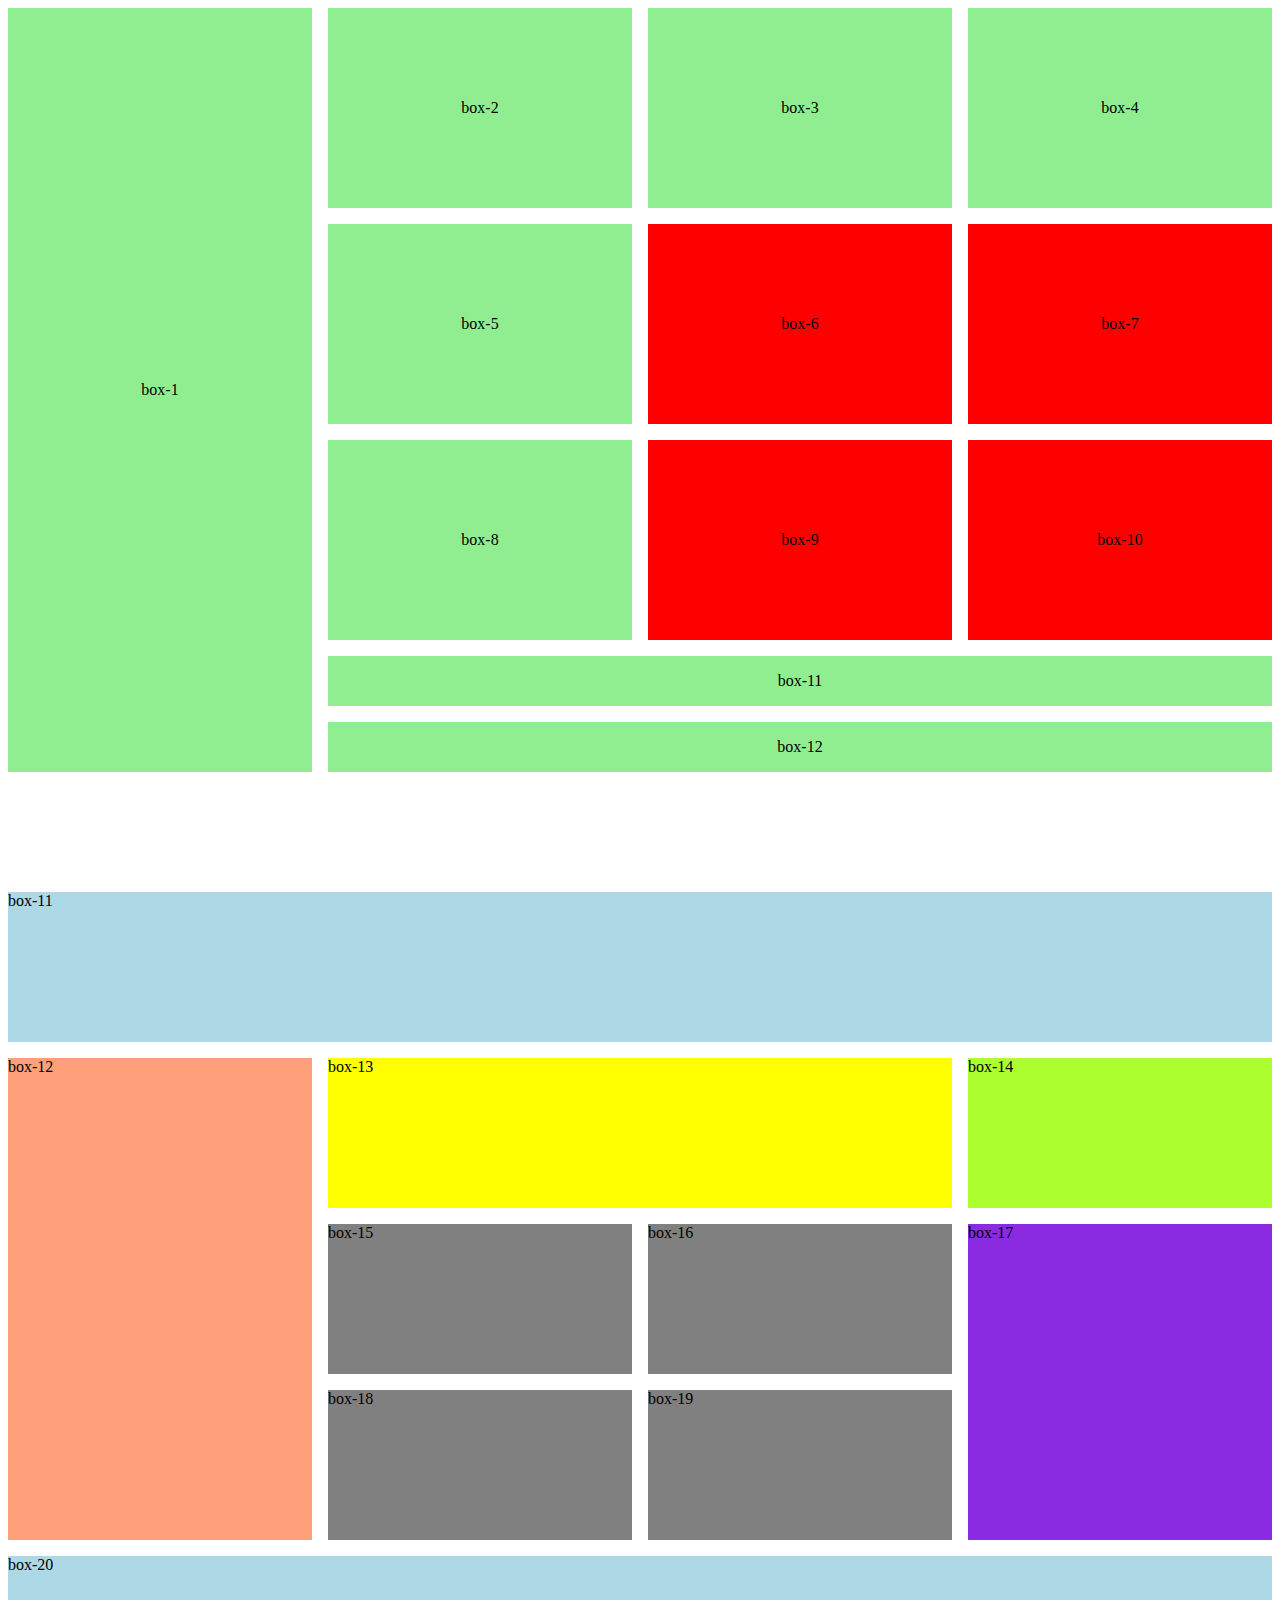
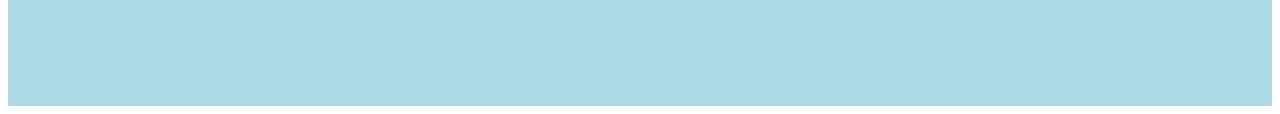
<file: grid/index.html>
<!DOCTYPE html>
<html lang="en">
<head>
    <meta charset="UTF-8">
    <meta name="viewport" content="width=device-width, initial-scale=1.0">
    <title>Document</title>
    <link rel="stylesheet" href="grid.css">
</head>
<body>
    <div class="container">
        <div class="box" id="box-1">box-1</div>
        <div class="box" id="box-2">box-2</div>
        <div class="box" id="box-3">box-3</div>
        <div class="box" id="box-4">box-4</div>
        <div class="box" id="box-5">box-5</div>
        <div class="box" id="box-6">box-6</div>
        <div class="box" id="box-7">box-7</div>
        <div class="box" id="box-8">box-8</div>
        <div class="box" id="box-9">box-9</div>
        <div class="box" id="box-10">box-10</div>
        <div class="box" id="box-111">box-11</div>
        <div class="box" id="box-112">box-12</div>
    </div>

    <div class="container2">
        <div class="boxes" id="box-11">box-11</div>
        <div class="boxes" id="box-12">box-12</div>
        <div class="boxes" id="box-13">box-13</div>
        <div class="boxes" id="box-14">box-14</div>
        <div class="boxes" id="box-15">box-15</div>
        <div class="boxes" id="box-16">box-16</div>
        <div class="boxes" id="box-17">box-17</div>
        <div class="boxes" id="box-18">box-18</div>
        <div class="boxes" id="box-19">box-19</div>
        <div class="boxes" id="box-20">box-20</div>
    </div>
</body>
</html>
</file>
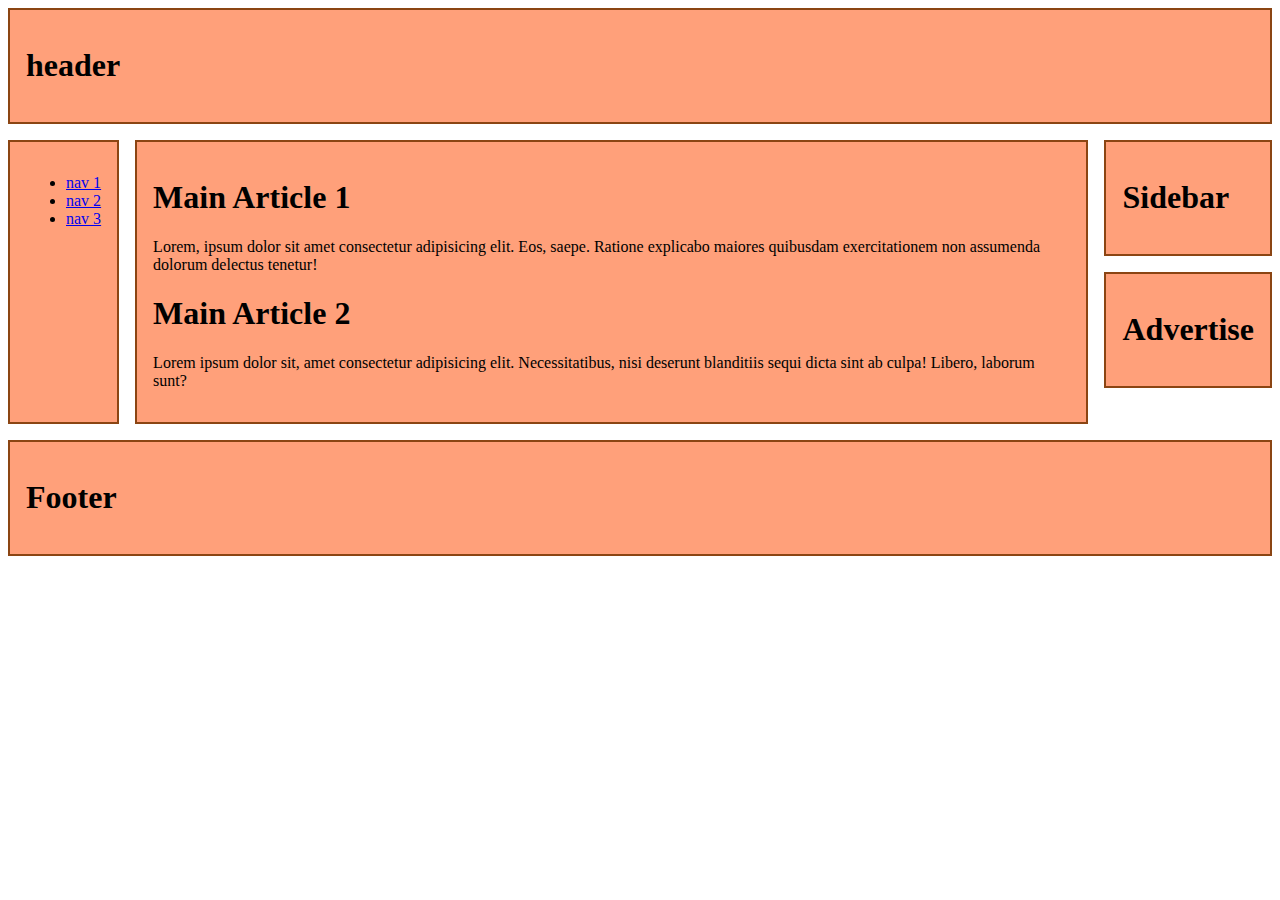
<file: layout/index.html>
<!DOCTYPE html>
<html lang="en">
<head>
    <meta charset="UTF-8">
    <meta name="viewport" content="width=device-width, initial-scale=1.0">
    <title>Document</title>
    <link rel="stylesheet" href="./layout.css">
</head>
<body class="container">
    <header class="header">
        <h1>header</h1>
    </header>
    <nav class="nav">
        <ul>
            <li><a href="#">nav 1</a></li>
            <li><a href="#">nav 2</a></li>
            <li><a href="#">nav 3</a></li>
        </ul>
    </nav>
    <main class="main">
        <article>
            <h1>Main Article 1</h1>
            <p>Lorem, ipsum dolor sit amet consectetur adipisicing elit. Eos, saepe. Ratione explicabo maiores quibusdam exercitationem non assumenda dolorum delectus tenetur!</p>
        </article>
        <article>
            <h1>Main Article 2</h1>
            <p>Lorem ipsum dolor sit, amet consectetur adipisicing elit. Necessitatibus, nisi deserunt blanditiis sequi dicta sint ab culpa! Libero, laborum sunt?</p>
        </article>
    </main>

    <aside>
        <div class="sidebar">
            <h1>Sidebar</h1>
        </div>
        <div class="advertise">
            <h1>Advertise</h1>
        </div>
    </aside>

    <footer class="footer">
        <h1>Footer</h1>
    </footer>
</body>
</html>
</file>
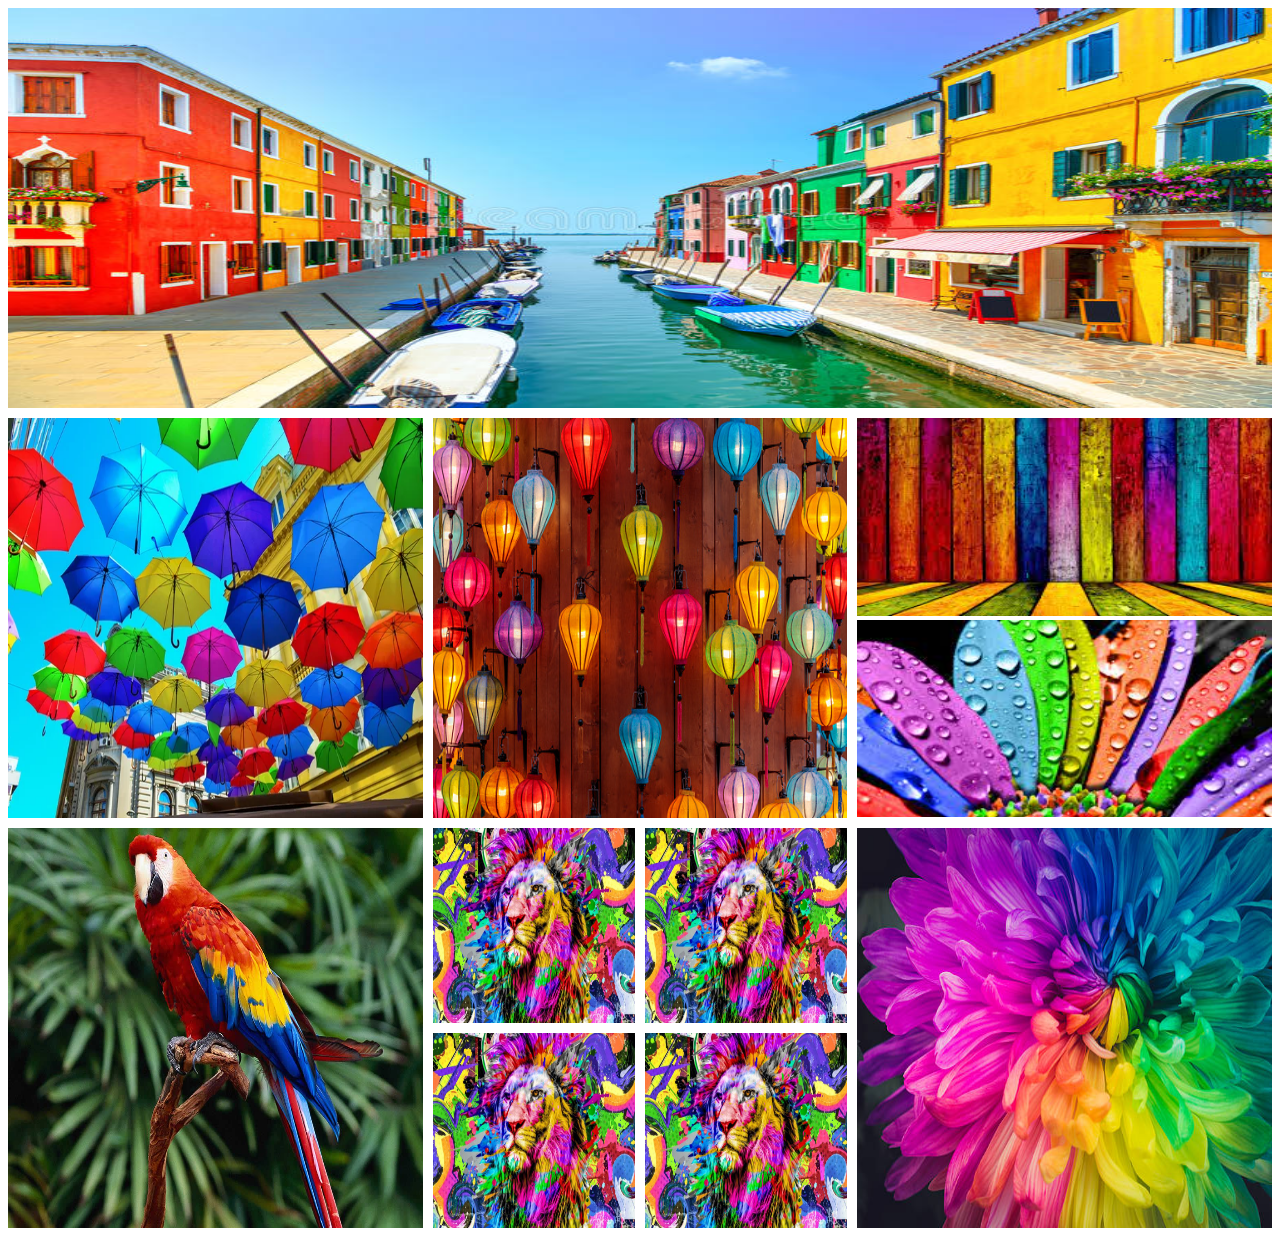
<file: collage.html>
<!DOCTYPE html>
<html lang="en">
<head>
    <meta charset="UTF-8">
    <meta name="viewport" content="width=device-width, initial-scale=1.0">
    <title>Collage Image</title>
    <link rel="stylesheet" href="./styles/collage.css">
</head>
<body>
    <div class="row">
        <img src="./images/A.jpg" alt="">
    </div>

    <div class="row">
        <div>
            <img src="./images/B.jpg" alt="">
        </div>
        <div>
            <img src="./images/C.jpg" alt="">
        </div>
        <div class="vartical-collage">
            <img src="./images/D.jpg" alt="">
            <img src="./images/E.jpg" alt="">
        </div>
    </div>
    <div class="row">
        <div>
            <img src="./images/F.jpg" alt="">
        </div>
        <div class="square-collage">
            <div>
                <img src="./images/G.jpg" alt="">
            </div>
            <div>
                <img src="./images/G.jpg" alt="">
            </div>
            <div>
                <img src="./images/G.jpg" alt="">
            </div>
            <div>
                <img src="./images/G.jpg" alt="">
            </div>
            
        </div>
        <div>
            <img src="./images/H.jpg" alt="">
        </div>
    </div>
</body>
</html>
</file>
<file: grid/grid.css>
.box{
    background: lightgreen;
    display:flex;
    align-items:center;
    justify-content:center;
}

.container{
    display:grid;
    grid-template-columns:repeat(4, 1fr);
    grid-template-rows:repeat(3, 200px) 50px 50px;
    gap:1rem;
    margin-bottom:120px;
}

#box-1{
    grid-row: span 5;
}

#box-111, #box-112{
    grid-column: span 3;
}

#box-6, #box-7, #box-9, #box-10{
    background: red;
}

/* boxes ---------------area */
.boxes{
    background:gray;
}

.container2{
    display:grid;
    grid-template-columns:repeat(4, 1fr);
    grid-template-rows:repeat(5,150px);
    gap:1rem;
}


#box-11{
    grid-column:span 4;
    background:lightblue;
}
#box-12{
    grid-column:span 1;
    grid-row: span 3;
    background: lightsalmon;
}
#box-13{
    grid-column:span 2;
    background: yellow;
}

#box-14{
    background: greenyellow;
}


#box-17{
    grid-column:span 1;
    grid-row: span 2;
    background: blueviolet;
}
#box-20{
    grid-column:span 4;
    background: lightblue;
}
</file>
<file: layout/layout.css>
.header, .nav, .sidebar, .advertise, .main, .footer{
    background: lightsalmon;
    border:2px solid saddlebrown;
    padding:1rem;
}

.header{
    grid-area: header;
}

.nav{
    grid-area: nav;
}

.sidebar{
    grid-area:sidebar;
    margin-bottom:1rem;
}

.advertise{
    grid-area:advertise;
}

.main{
    grid-area:main;
}

.footer{
    grid-area:footer;
}

.container{
    display:grid;
    gap:1rem;
    grid-template-areas:
    "header header header header"
    "nav    main    main    sidebar"
    "nav    main    main    advertise"
    "footer footer  footer  footer"
    ;
}


@media screen and (max-width:576px) {
    .container{
        grid-template-areas:
        "header"
        "nav"
        "main"
        "sidebar"
        "advertise"
        "footer"
        ;
    }
    
}

@media screen and (min-width:576px) and (max-width:992px) {
    .container{
        grid-template-areas:
        "header header header"
        "nav    nav     nav"
        "sidebar    main    main"
        "advertise footer footer"
        ;
    }
    
}
</file>
<file: styles/collage.css>
img{
    width:100%;
    height:100%;
}
.row{
    display:flex;
    gap:10px;
    margin-bottom:10px;
    height:400px;
}

.row > div {
    flex:1;
}
.vartical-collage img{
    height: calc( (100% - 5px)/2 );
}

.square-collage{
    display:grid;
    grid-template-columns:repeat(2, 1fr);
    gap:10px;
}

.square-collage img{
    height: 100%;
}


@media screen and (max-width:576px) {
    .row{
        flex-direction:column;
        height:auto;
    }

    .square-collage{
       grid-template-columns:1fr;
    }
}

@media screen and (min-width:576px) and (max-width:992px) {
    .row{
        flex-direction:column;
        height:auto;
    }
}
</file>
